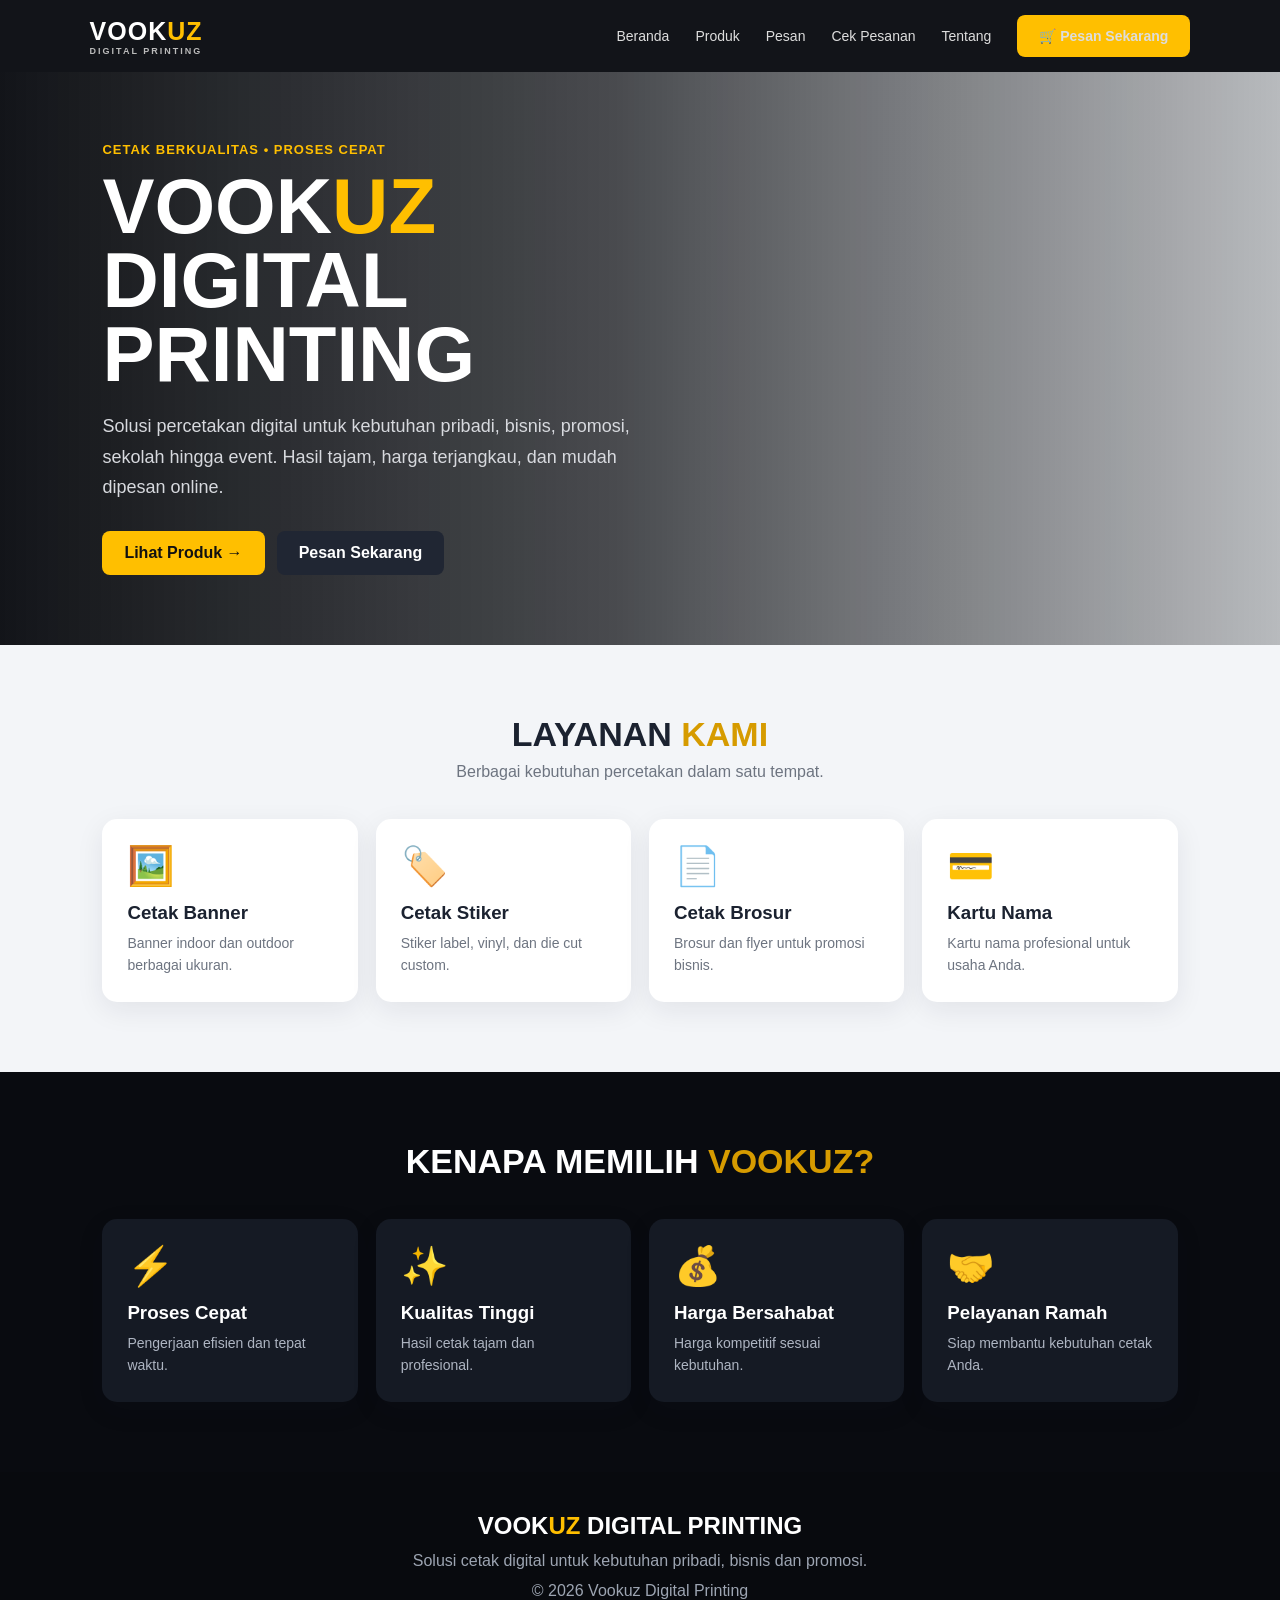
<file: index.html>
<!doctype html><html lang="id"><head><meta charset="utf-8"><meta name="viewport" content="width=device-width,initial-scale=1"><title>Vookuz Digital Printing</title><link rel="stylesheet" href="style.css"></head><body>

<nav class="nav">
  <a class="logo" href="index.html">VOOK<span>UZ</span><small>DIGITAL PRINTING</small></a>
  <button class="mobile-menu" onclick="toggleMenu()">☰</button>
  <div class="navlinks">
    <a href="index.html">Beranda</a><a href="produk.html">Produk</a><a href="pesan.html">Pesan</a>
    <a href="cek-pesanan.html">Cek Pesanan</a><a href="tentang.html">Tentang</a>
    <a class="btn" href="pesan.html">🛒 Pesan Sekarang</a>
  </div>
</nav>

<section class="hero"><div class="content"><div class="eyebrow">CETAK BERKUALITAS • PROSES CEPAT</div><h1>VOOK<span>UZ</span><br>DIGITAL PRINTING</h1><p>Solusi percetakan digital untuk kebutuhan pribadi, bisnis, promosi, sekolah hingga event. Hasil tajam, harga terjangkau, dan mudah dipesan online.</p><div class="hero-actions"><a class="btn" href="produk.html">Lihat Produk →</a><a class="btn dark" href="pesan.html">Pesan Sekarang</a></div></div></section>
<section class="section"><div class="section-title"><h2>LAYANAN <span>KAMI</span></h2><p>Berbagai kebutuhan percetakan dalam satu tempat.</p></div><div class="services">
<div class="card"><div class="icon">🖼️</div><h3>Cetak Banner</h3><p>Banner indoor dan outdoor berbagai ukuran.</p></div>
<div class="card"><div class="icon">🏷️</div><h3>Cetak Stiker</h3><p>Stiker label, vinyl, dan die cut custom.</p></div>
<div class="card"><div class="icon">📄</div><h3>Cetak Brosur</h3><p>Brosur dan flyer untuk promosi bisnis.</p></div>
<div class="card"><div class="icon">💳</div><h3>Kartu Nama</h3><p>Kartu nama profesional untuk usaha Anda.</p></div>
</div></section>
<section class="section dark-section"><div class="section-title"><h2>KENAPA MEMILIH <span>VOOKUZ?</span></h2></div><div class="features"><div class="card"><div class="icon">⚡</div><h3>Proses Cepat</h3><p>Pengerjaan efisien dan tepat waktu.</p></div><div class="card"><div class="icon">✨</div><h3>Kualitas Tinggi</h3><p>Hasil cetak tajam dan profesional.</p></div><div class="card"><div class="icon">💰</div><h3>Harga Bersahabat</h3><p>Harga kompetitif sesuai kebutuhan.</p></div><div class="card"><div class="icon">🤝</div><h3>Pelayanan Ramah</h3><p>Siap membantu kebutuhan cetak Anda.</p></div></div></section>

<footer>
 <div class="footer-logo">VOOK<span>UZ</span> DIGITAL PRINTING</div>
 <p>Solusi cetak digital untuk kebutuhan pribadi, bisnis dan promosi.</p>
 <p style="margin-top:12px">© 2026 Vookuz Digital Printing</p>
</footer>
<script src="script.js"></script>
</body></html>
</file>
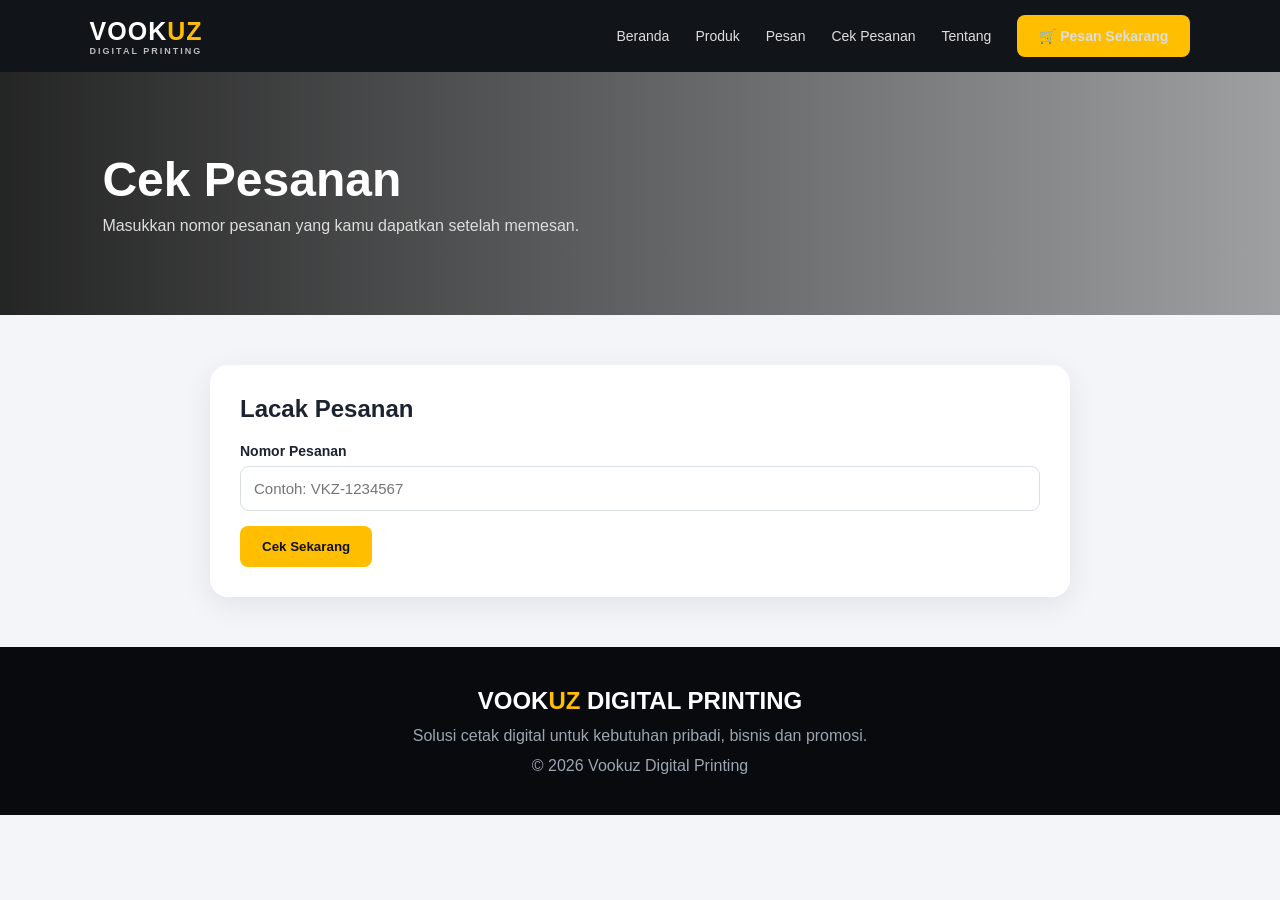
<file: cek-pesanan.html>
<!doctype html><html lang="id"><head><meta charset="utf-8"><meta name="viewport" content="width=device-width,initial-scale=1"><title>Cek Pesanan - Vookuz</title><link rel="stylesheet" href="style.css"></head><body>
<nav class="nav">
  <a class="logo" href="index.html">VOOK<span>UZ</span><small>DIGITAL PRINTING</small></a>
  <button class="mobile-menu" onclick="toggleMenu()">☰</button>
  <div class="navlinks">
    <a href="index.html">Beranda</a><a href="produk.html">Produk</a><a href="pesan.html">Pesan</a>
    <a href="cek-pesanan.html">Cek Pesanan</a><a href="tentang.html">Tentang</a>
    <a class="btn" href="pesan.html">🛒 Pesan Sekarang</a>
  </div>
</nav>

<section class="page-head"><h1>Cek Pesanan</h1><p>Masukkan nomor pesanan yang kamu dapatkan setelah memesan.</p></section>
<div class="form-wrap"><form class="form-box" onsubmit="checkOrder(event)"><h2 style="margin-bottom:20px">Lacak Pesanan</h2><label>Nomor Pesanan</label><input id="trackingId" placeholder="Contoh: VKZ-1234567" required><button class="btn" style="margin-top:15px">Cek Sekarang</button><div id="trackingResult" class="notice"></div></form></div>

<footer>
 <div class="footer-logo">VOOK<span>UZ</span> DIGITAL PRINTING</div>
 <p>Solusi cetak digital untuk kebutuhan pribadi, bisnis dan promosi.</p>
 <p style="margin-top:12px">© 2026 Vookuz Digital Printing</p>
</footer>
<script src="script.js"></script>
</body></html>
</file>
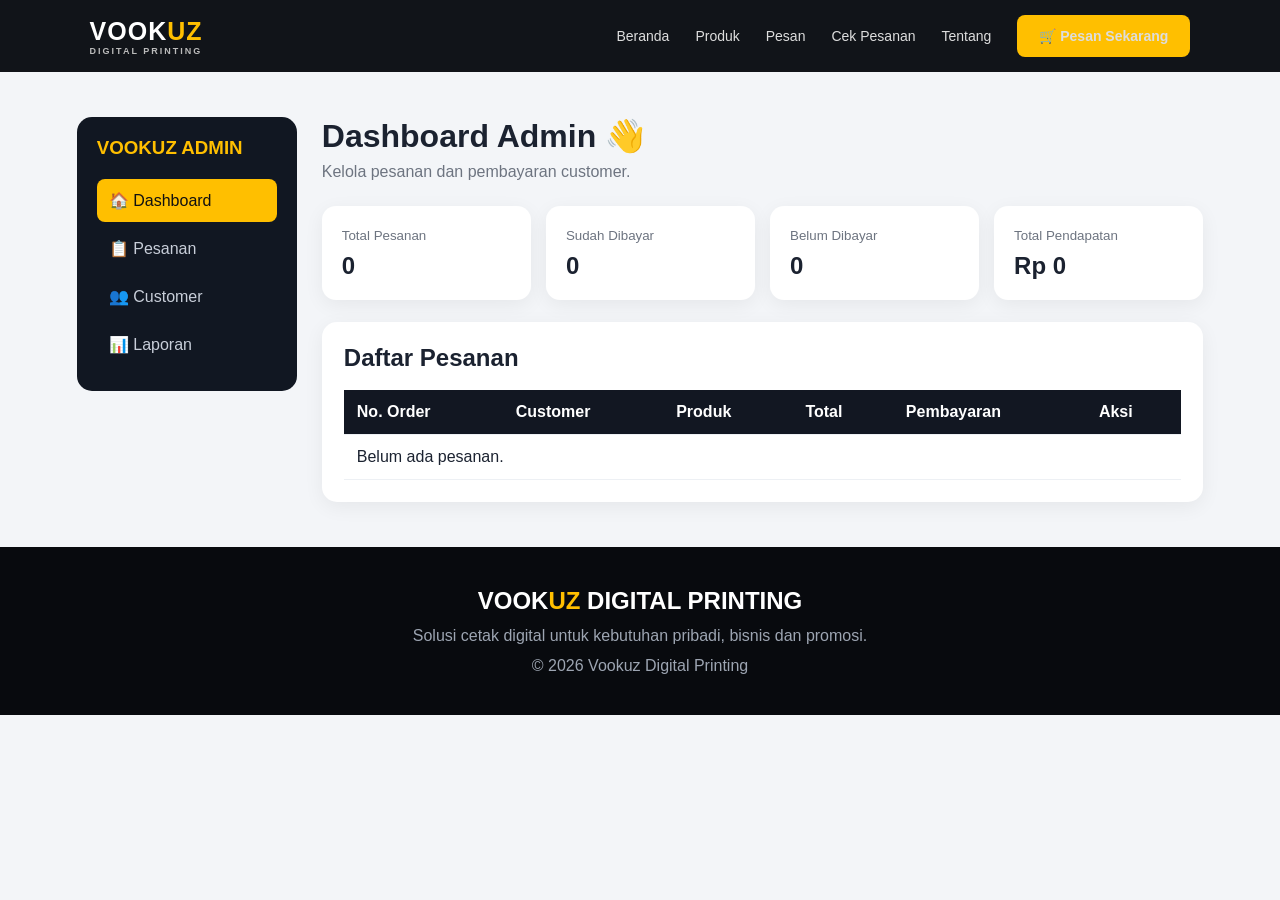
<file: dashboard.html>
<!doctype html><html lang="id"><head><meta charset="utf-8"><meta name="viewport" content="width=device-width,initial-scale=1"><title>Dashboard - Vookuz</title><link rel="stylesheet" href="style.css"></head><body>
<nav class="nav">
  <a class="logo" href="index.html">VOOK<span>UZ</span><small>DIGITAL PRINTING</small></a>
  <button class="mobile-menu" onclick="toggleMenu()">☰</button>
  <div class="navlinks">
    <a href="index.html">Beranda</a><a href="produk.html">Produk</a><a href="pesan.html">Pesan</a>
    <a href="cek-pesanan.html">Cek Pesanan</a><a href="tentang.html">Tentang</a>
    <a class="btn" href="pesan.html">🛒 Pesan Sekarang</a>
  </div>
</nav>

<div class="dashboard"><aside class="sidebar"><h3>VOOKUZ ADMIN</h3><div class="side-item active">🏠 Dashboard</div><div class="side-item">📋 Pesanan</div><div class="side-item">👥 Customer</div><div class="side-item">📊 Laporan</div></aside>
<main><h1>Dashboard Admin 👋</h1><p style="color:#6d7480;margin:8px 0 25px">Kelola pesanan dan pembayaran customer.</p>
<div class="stats"><div class="stat"><small>Total Pesanan</small><h2 id="totalOrder">0</h2></div><div class="stat"><small>Sudah Dibayar</small><h2 id="paidOrder">0</h2></div><div class="stat"><small>Belum Dibayar</small><h2 id="unpaidOrder">0</h2></div><div class="stat"><small>Total Pendapatan</small><h2 id="revenue">Rp 0</h2></div></div>
<div class="table-box"><h2 style="margin-bottom:18px">Daftar Pesanan</h2><table><thead><tr><th>No. Order</th><th>Customer</th><th>Produk</th><th>Total</th><th>Pembayaran</th><th>Aksi</th></tr></thead><tbody id="orderRows"></tbody></table></div>
</main></div>
<footer>
 <div class="footer-logo">VOOK<span>UZ</span> DIGITAL PRINTING</div>
 <p>Solusi cetak digital untuk kebutuhan pribadi, bisnis dan promosi.</p>
 <p style="margin-top:12px">© 2026 Vookuz Digital Printing</p>
</footer>
<script src="script.js"></script>
</body></html>
</file>
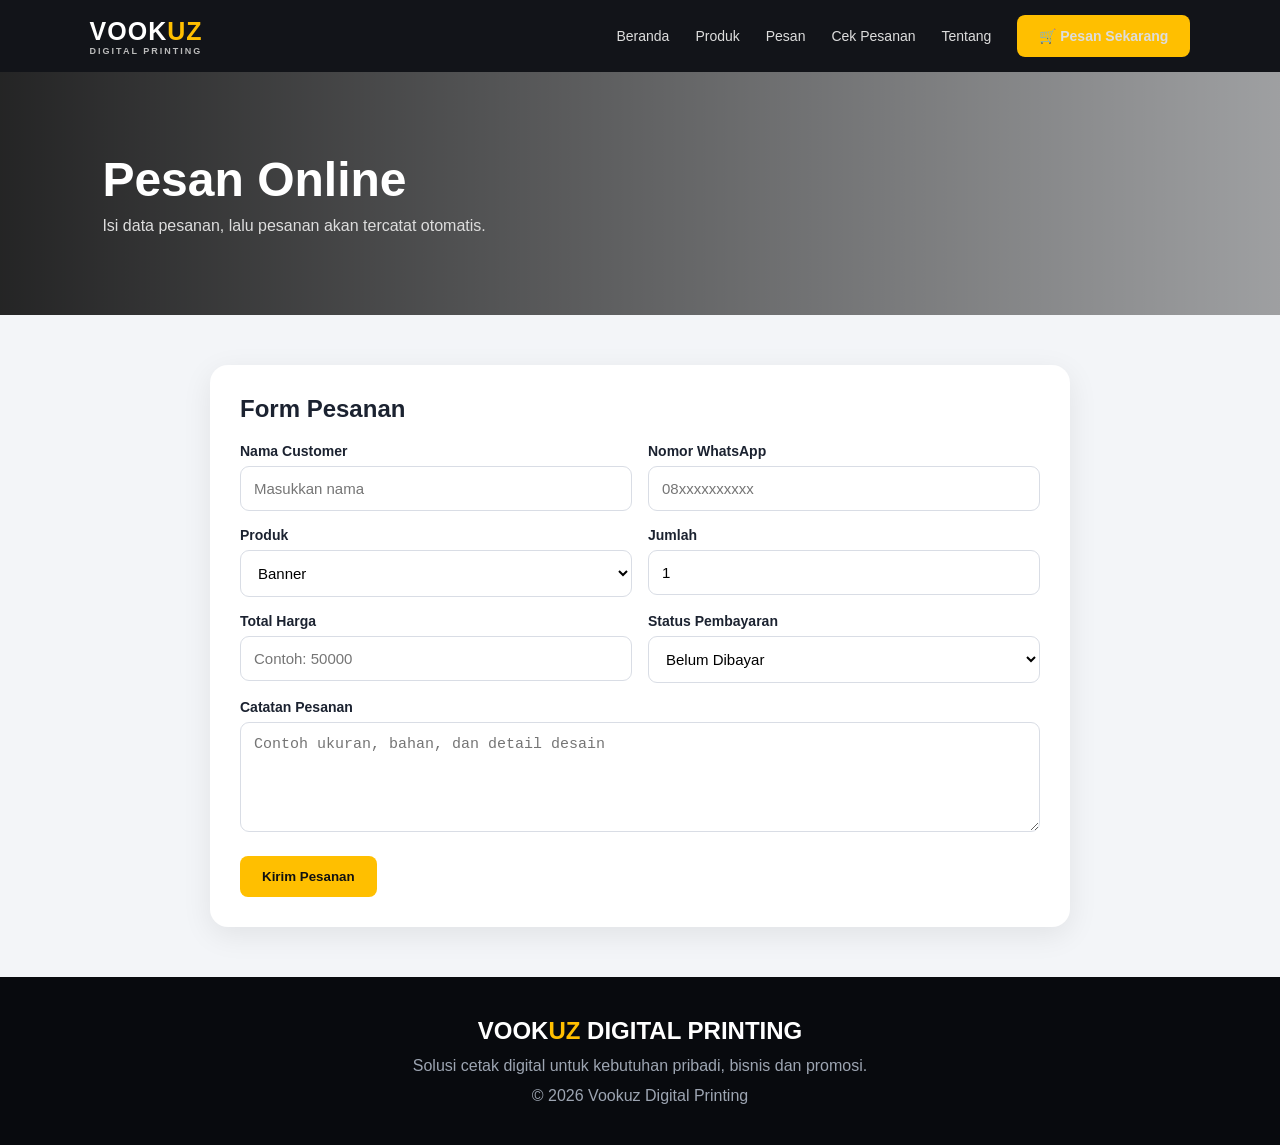
<file: pesan.html>
<!doctype html><html lang="id"><head><meta charset="utf-8"><meta name="viewport" content="width=device-width,initial-scale=1"><title>Pesan - Vookuz</title><link rel="stylesheet" href="style.css"></head><body>
<nav class="nav">
  <a class="logo" href="index.html">VOOK<span>UZ</span><small>DIGITAL PRINTING</small></a>
  <button class="mobile-menu" onclick="toggleMenu()">☰</button>
  <div class="navlinks">
    <a href="index.html">Beranda</a><a href="produk.html">Produk</a><a href="pesan.html">Pesan</a>
    <a href="cek-pesanan.html">Cek Pesanan</a><a href="tentang.html">Tentang</a>
    <a class="btn" href="pesan.html">🛒 Pesan Sekarang</a>
  </div>
</nav>

<section class="page-head"><h1>Pesan Online</h1><p>Isi data pesanan, lalu pesanan akan tercatat otomatis.</p></section>
<div class="form-wrap"><form class="form-box" onsubmit="submitOrder(event)"><h2 style="margin-bottom:20px">Form Pesanan</h2><div class="form-grid">
<div><label>Nama Customer</label><input name="nama" required placeholder="Masukkan nama"></div>
<div><label>Nomor WhatsApp</label><input name="whatsapp" required placeholder="08xxxxxxxxxx"></div>
<div><label>Produk</label><select name="produk"><option>Banner</option><option>Stiker Custom</option><option>Brosur</option><option>Kartu Nama</option><option>Poster</option></select></div>
<div><label>Jumlah</label><input name="jumlah" type="number" min="1" value="1" required></div>
<div><label>Total Harga</label><input name="total" type="number" required placeholder="Contoh: 50000"></div>
<div><label>Status Pembayaran</label><select name="pembayaran"><option>Belum Dibayar</option><option>Sudah Dibayar</option></select></div>
<div class="full"><label>Catatan Pesanan</label><textarea name="catatan" placeholder="Contoh ukuran, bahan, dan detail desain"></textarea></div>
</div><button class="btn" style="margin-top:20px" type="submit">Kirim Pesanan</button><div id="orderResult" class="notice"></div></form></div>

<footer>
 <div class="footer-logo">VOOK<span>UZ</span> DIGITAL PRINTING</div>
 <p>Solusi cetak digital untuk kebutuhan pribadi, bisnis dan promosi.</p>
 <p style="margin-top:12px">© 2026 Vookuz Digital Printing</p>
</footer>
<script src="script.js"></script>
</body></html>
</file>
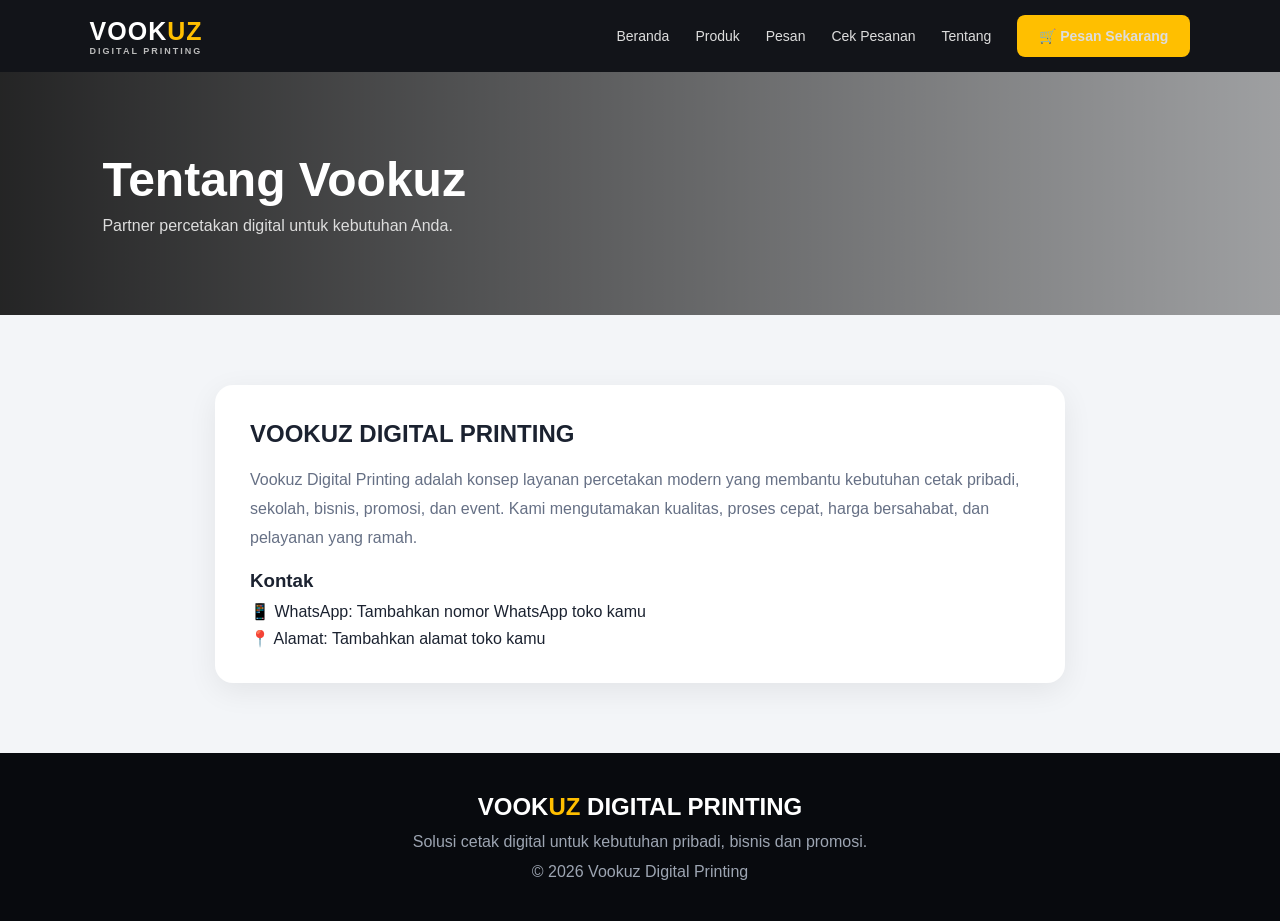
<file: tentang.html>
<!doctype html><html lang="id"><head><meta charset="utf-8"><meta name="viewport" content="width=device-width,initial-scale=1"><title>Tentang - Vookuz</title><link rel="stylesheet" href="style.css"></head><body>
<nav class="nav">
  <a class="logo" href="index.html">VOOK<span>UZ</span><small>DIGITAL PRINTING</small></a>
  <button class="mobile-menu" onclick="toggleMenu()">☰</button>
  <div class="navlinks">
    <a href="index.html">Beranda</a><a href="produk.html">Produk</a><a href="pesan.html">Pesan</a>
    <a href="cek-pesanan.html">Cek Pesanan</a><a href="tentang.html">Tentang</a>
    <a class="btn" href="pesan.html">🛒 Pesan Sekarang</a>
  </div>
</nav>

<section class="page-head"><h1>Tentang Vookuz</h1><p>Partner percetakan digital untuk kebutuhan Anda.</p></section>
<section class="section"><div style="max-width:850px;margin:auto;background:#fff;padding:35px;border-radius:18px;box-shadow:0 8px 30px rgba(0,0,0,.07)"><h2>VOOKUZ DIGITAL PRINTING</h2><p style="line-height:1.8;color:#667085;margin:18px 0">Vookuz Digital Printing adalah konsep layanan percetakan modern yang membantu kebutuhan cetak pribadi, sekolah, bisnis, promosi, dan event. Kami mengutamakan kualitas, proses cepat, harga bersahabat, dan pelayanan yang ramah.</p><h3>Kontak</h3><p style="margin-top:10px">📱 WhatsApp: Tambahkan nomor WhatsApp toko kamu</p><p style="margin-top:8px">📍 Alamat: Tambahkan alamat toko kamu</p></div></section>

<footer>
 <div class="footer-logo">VOOK<span>UZ</span> DIGITAL PRINTING</div>
 <p>Solusi cetak digital untuk kebutuhan pribadi, bisnis dan promosi.</p>
 <p style="margin-top:12px">© 2026 Vookuz Digital Printing</p>
</footer>
<script src="script.js"></script>
</body></html>
</file>
<file: style.css>
:root{
  --yellow:#ffbf00;--yellow2:#ffd54a;--black:#090b10;--dark:#121722;
  --card:#ffffff;--bg:#f3f5f8;--text:#1b2230;--muted:#6d7480;
  --green:#19a463;--orange:#e78b16;--red:#e24a4a;
}
*{box-sizing:border-box;margin:0;padding:0}
html{scroll-behavior:smooth}
body{font-family:Arial,Helvetica,sans-serif;background:var(--bg);color:var(--text)}
a{text-decoration:none;color:inherit}
.nav{height:72px;background:rgba(9,11,16,.96);color:#fff;display:flex;align-items:center;justify-content:space-between;padding:0 7%;position:sticky;top:0;z-index:100}
.logo{font-size:25px;font-weight:900;letter-spacing:1px}.logo span{color:var(--yellow)}
.logo small{display:block;font-size:9px;letter-spacing:2px;color:#bbb}
.navlinks{display:flex;gap:26px;align-items:center}.navlinks a{font-size:14px;color:#ddd}.navlinks a:hover{color:var(--yellow)}
.btn{display:inline-flex;align-items:center;justify-content:center;gap:8px;background:var(--yellow);color:#111;padding:13px 22px;border-radius:8px;font-weight:800;border:0;cursor:pointer;transition:.2s}
.btn:hover{transform:translateY(-2px);background:var(--yellow2)}
.btn.dark{background:#202633;color:#fff}.btn.outline{background:transparent;border:1px solid #d6dbe3;color:#333}
.hero{min-height:570px;color:#fff;padding:70px 8%;display:flex;align-items:center;background:linear-gradient(90deg,rgba(7,9,13,.95) 0%,rgba(7,9,13,.72) 48%,rgba(7,9,13,.25)),url("https://images.unsplash.com/photo-1562564055-71e051d33c19?auto=format&fit=crop&w=1800&q=85") center/cover}
.hero .content{max-width:650px}.eyebrow{color:var(--yellow);font-size:13px;font-weight:800;letter-spacing:1px;margin-bottom:12px}
.hero h1{font-size:clamp(45px,7vw,78px);line-height:.95;margin-bottom:20px}.hero h1 span{color:var(--yellow)}
.hero p{font-size:18px;color:#d7d9de;line-height:1.7;max-width:580px;margin-bottom:28px}
.hero-actions{display:flex;gap:12px;flex-wrap:wrap}
.section{padding:70px 8%}.section-title{text-align:center;margin-bottom:38px}.section-title h2{font-size:34px}.section-title h2 span{color:#d69b00}.section-title p{color:var(--muted);margin-top:9px}
.services,.products-grid,.features{display:grid;grid-template-columns:repeat(auto-fit,minmax(210px,1fr));gap:18px}
.card{background:#fff;border-radius:15px;padding:25px;box-shadow:0 8px 28px rgba(20,28,45,.08);transition:.25s}.card:hover{transform:translateY(-5px)}
.icon{font-size:38px;margin-bottom:14px}.card h3{margin-bottom:8px}.card p{color:var(--muted);line-height:1.6;font-size:14px}
.product-card{background:#fff;border-radius:16px;overflow:hidden;box-shadow:0 8px 25px rgba(0,0,0,.08)}
.product-card img{width:100%;height:180px;object-fit:cover}.product-info{padding:18px}.product-info h3{margin-bottom:8px}.price{font-weight:900;color:#c98f00;margin:10px 0}
.dark-section{background:var(--black);color:#fff}.dark-section .card{background:#151a24;color:#fff}.dark-section .card p{color:#aeb5c2}
.page-head{padding:80px 8%;color:#fff;background:linear-gradient(90deg,rgba(0,0,0,.85),rgba(0,0,0,.35)),url("https://images.unsplash.com/photo-1562577309-4932fdd64cd1?auto=format&fit=crop&w=1600&q=80") center/cover}.page-head h1{font-size:48px;margin-bottom:10px}.page-head p{color:#ddd}
.form-wrap{max-width:900px;margin:50px auto;padding:0 20px}.form-box{background:#fff;padding:30px;border-radius:18px;box-shadow:0 8px 30px rgba(0,0,0,.08)}
.form-grid{display:grid;grid-template-columns:repeat(2,1fr);gap:16px}.full{grid-column:1/-1}
label{font-weight:700;font-size:14px;display:block;margin-bottom:7px}
input,select,textarea{width:100%;padding:13px;border:1px solid #d9dde5;border-radius:9px;font-size:15px;background:#fff}textarea{min-height:110px;resize:vertical}
.notice{display:none;margin-top:18px;padding:14px;border-radius:9px;background:#dcfce7;color:#15723e;font-weight:700}
.dashboard{padding:45px 6%;display:grid;grid-template-columns:220px 1fr;gap:25px}.sidebar{background:#111722;color:#fff;border-radius:15px;padding:20px;height:max-content}.sidebar h3{color:var(--yellow);margin-bottom:20px}.side-item{padding:12px;border-radius:8px;margin:5px 0;color:#c8ced9}.side-item.active,.side-item:hover{background:var(--yellow);color:#111}
.stats{display:grid;grid-template-columns:repeat(4,1fr);gap:15px;margin-bottom:22px}.stat{background:#fff;border-radius:14px;padding:20px;box-shadow:0 5px 20px rgba(0,0,0,.06)}.stat small{color:var(--muted)}.stat h2{margin-top:8px}
.table-box{background:#fff;padding:22px;border-radius:15px;box-shadow:0 5px 20px rgba(0,0,0,.06);overflow:auto}.table-box table{width:100%;border-collapse:collapse;min-width:650px}.table-box th,.table-box td{padding:13px;border-bottom:1px solid #edf0f4;text-align:left}.table-box th{background:#121722;color:#fff}
.badge{padding:6px 10px;border-radius:999px;font-size:12px;font-weight:800}.paid{background:#dcfce7;color:#15803d}.unpaid{background:#fff1d6;color:#a85e00}.process{background:#e0edff;color:#2563eb}
footer{background:#080a0e;color:#9da5b2;padding:40px 8%;text-align:center}.footer-logo{color:#fff;font-size:24px;font-weight:900;margin-bottom:12px}.footer-logo span{color:var(--yellow)}
.mobile-menu{display:none;background:none;border:0;color:#fff;font-size:25px}
@media(max-width:800px){.nav{padding:0 5%}.mobile-menu{display:block}.navlinks{display:none;position:absolute;top:72px;left:0;right:0;background:#10141c;padding:20px;flex-direction:column;align-items:flex-start}.navlinks.show{display:flex}.hero{min-height:520px}.form-grid{grid-template-columns:1fr}.stats{grid-template-columns:repeat(2,1fr)}.dashboard{grid-template-columns:1fr}.sidebar{display:flex;gap:8px;overflow:auto}.sidebar h3{display:none}.side-item{white-space:nowrap}.page-head h1{font-size:38px}}
</file>
